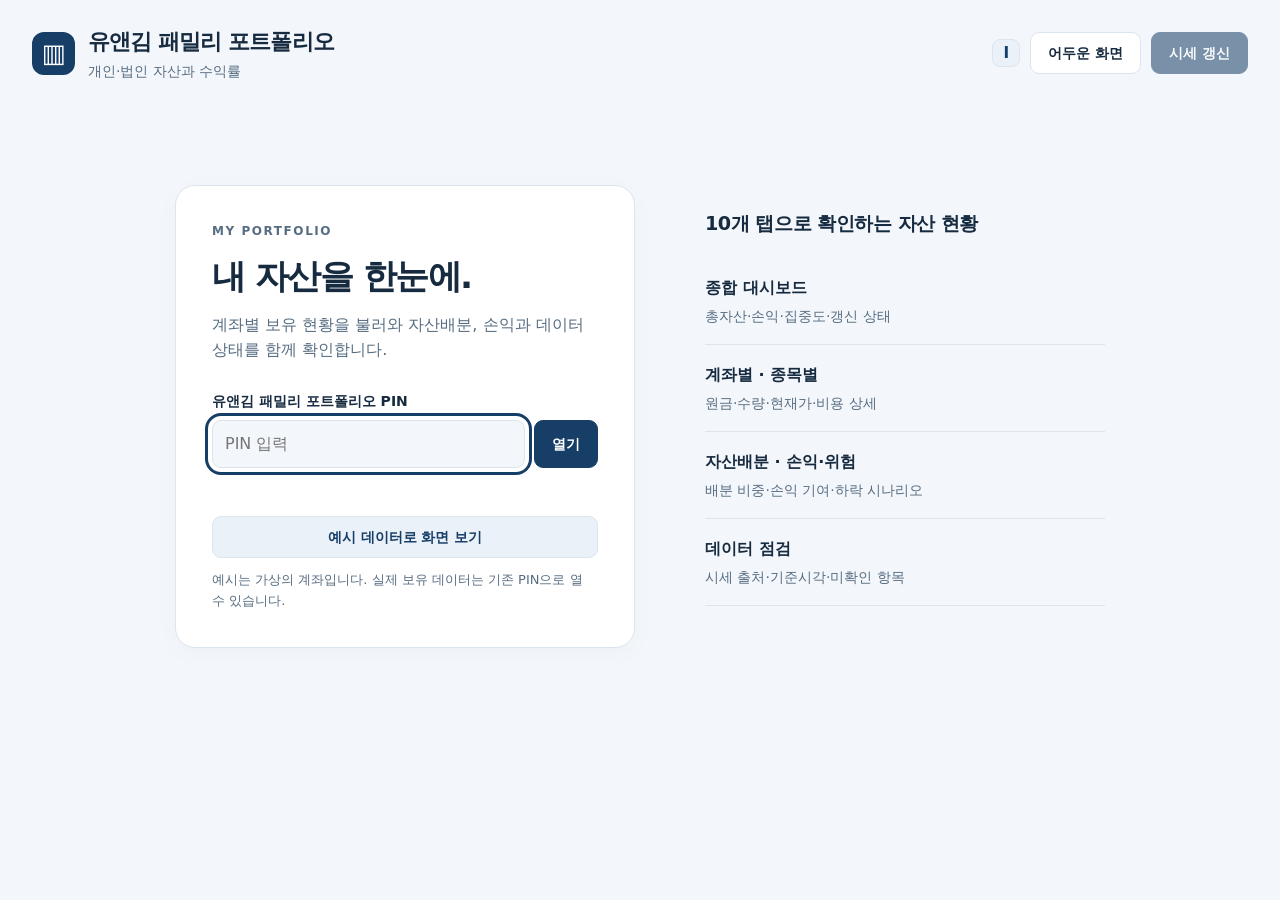
<file: index.html>
<!doctype html>
<html lang="ko">
<head>
<meta charset="utf-8"><meta name="viewport" content="width=device-width,initial-scale=1,viewport-fit=cover">
<title>유앤김 패밀리 포트폴리오 · 자산과 수익률</title><link rel="manifest" href="manifest.webmanifest"><link rel="apple-touch-icon" href="apple-touch-icon.png"><meta name="theme-color" content="#163e67"><meta name="apple-mobile-web-app-capable" content="yes"><meta name="apple-mobile-web-app-title" content="유앤김 패밀리"><link rel="icon" href="icon-192.png"><link rel="stylesheet" href="styles.css?v=20261023c">
</head>
<body>
<a class="skip" href="#main">본문으로 이동</a><div class="app-shell">
<header class="topbar"><div class="brand"><span class="brand-mark" aria-hidden="true">▥</span><div><h1>유앤김 패밀리 포트폴리오</h1><p>개인·법인 자산과 수익률</p></div></div><div class="header-actions"><span class="i-badge" role="img" aria-label="Instinct 제작·관리" title="Instinct 제작·관리" id="i-badge">I</span><span id="last-update" class="caption last-update" hidden></span><span id="mode-label" class="badge" hidden>예시 데이터</span><button id="theme" class="button subtle" type="button" aria-label="화면 테마 변경">화면 테마</button><button id="lock" class="button subtle" type="button" hidden>잠금</button><button id="refresh" class="button primary" type="button" disabled>시세 갱신</button></div></header>
<section id="gate" class="gate" aria-labelledby="gate-title"><div class="gate-card"><div class="eyebrow">MY PORTFOLIO</div><h2 id="gate-title">내 자산을 한눈에.</h2><p>계좌별 보유 현황을 불러와 자산배분, 손익과 데이터 상태를 함께 확인합니다.</p><form id="gform"><label for="pin">유앤김 패밀리 포트폴리오 PIN</label><div class="pin-row"><input id="pin" type="password" inputmode="numeric" autocomplete="current-password" placeholder="PIN 입력" required><button id="unlock" class="button primary" type="submit">열기</button></div><p id="gmsg" class="form-message" role="status" aria-live="polite"></p></form><button id="demo" class="button demo-button" type="button">예시 데이터로 화면 보기</button><p class="caption">예시는 가상의 계좌입니다. 실제 보유 데이터는 기존 PIN으로 열 수 있습니다.</p></div><div class="gate-outline"><h3>10개 탭으로 확인하는 자산 현황</h3><dl><div><dt>종합 대시보드</dt><dd>총자산·손익·집중도·갱신 상태</dd></div><div><dt>계좌별 · 종목별</dt><dd>원금·수량·현재가·비용 상세</dd></div><div><dt>자산배분 · 손익·위험</dt><dd>배분 비중·손익 기여·하락 시나리오</dd></div><div><dt>데이터 점검</dt><dd>시세 출처·기준시각·미확인 항목</dd></div></dl></div></section>
<main id="main" hidden>
<nav id="people" class="people" aria-label="포트폴리오 주인" hidden><button type="button" class="person" data-p="jj">유재진</button><button type="button" class="person" data-p="hy">김희연</button><button type="button" class="person" data-p="yk">Y&amp;K 통합</button><button type="button" class="person" data-p="th">유태현</button><button type="button" class="person" data-p="he">유해인</button><button type="button" class="person" data-p="jw">유지원</button><button type="button" class="person" data-p="nj">남유준</button></nav>
<nav class="tabs" role="tablist" aria-label="포트폴리오 화면">
<button role="tab" id="tb-dash" class="tab" data-tab="dash" aria-selected="true" aria-controls="pn-dash">대시보드</button><button role="tab" id="tb-acct" class="tab" data-tab="acct" aria-selected="false" aria-controls="pn-acct" tabindex="-1">계좌별</button><button role="tab" id="tb-stock" class="tab" data-tab="stock" aria-selected="false" aria-controls="pn-stock" tabindex="-1">종목별</button><button role="tab" id="tb-allocation" class="tab" data-tab="allocation" aria-selected="false" aria-controls="pn-allocation" tabindex="-1">자산배분</button><button role="tab" id="tb-rebalance" class="tab" data-tab="rebalance" aria-selected="false" aria-controls="pn-rebalance" tabindex="-1">리밸런싱</button><button role="tab" id="tb-dividend" class="tab" data-tab="dividend" aria-selected="false" aria-controls="pn-dividend" tabindex="-1">배당</button><button role="tab" id="tb-tax" class="tab" data-tab="tax" aria-selected="false" aria-controls="pn-tax" tabindex="-1">세금</button><button role="tab" id="tb-risk" class="tab" data-tab="risk" aria-selected="false" aria-controls="pn-risk" tabindex="-1">손익·위험</button><button role="tab" id="tb-journal" class="tab" data-tab="journal" aria-selected="false" aria-controls="pn-journal" tabindex="-1">일지</button><button role="tab" id="tb-quality" class="tab" data-tab="quality" aria-selected="false" aria-controls="pn-quality" tabindex="-1">데이터 점검</button>
</nav>
<div id="demo-notice" class="notice demo-notice" hidden>예시 데이터 · 실제 보유 현황과 무관한 가상의 금액입니다. <button class="text-button" id="demo-exit" type="button">실제 계좌 열기</button></div><div id="data-warning" class="notice warning" hidden></div>
<section class="filterbar" aria-label="보유 데이터 필터"><span class="filter-title">보는 범위</span><label>소유자<select id="filter-on"><option value="">전체</option></select></label><label>구분<select id="filter-o"><option value="">전체</option></select></label><label>증권사<select id="filter-b"><option value="">전체</option></select></label><label>계좌성격<select id="filter-t"><option value="">전체</option></select></label><label>자산<select id="filter-m"><option value="">전체</option></select></label><button class="text-button" id="clear-filters" type="button">초기화</button></section>
<div class="context-row"><span id="filter-summary">전체 자산</span><span id="status" role="status" aria-live="polite">보유 데이터 대기</span></div>
<section id="pn-dash" class="tabpanel" role="tabpanel" aria-labelledby="tb-dash" tabindex="0"><div class="section-heading"><div><div class="eyebrow">OVERVIEW</div><h2>종합 대시보드</h2></div><span class="caption">금액 단위: 원 · 선택한 범위 기준</span></div><div id="tiles" class="tiles"></div><div id="dash-brief" class="brief"></div><div class="dashboard-grid"><article class="card"><div class="card-heading"><h3>자산배분</h3><button class="text-button" data-open-tab="allocation" type="button">상세 보기</button></div><div id="dash-allocation"></div></article><article class="card"><div class="card-heading"><h3>집중도와 현금</h3><button class="text-button" data-open-tab="risk" type="button">상세 보기</button></div><div id="dash-risk"></div></article><article class="card"><div class="card-heading"><h3>시세 반영 상태</h3><button class="text-button" data-open-tab="quality" type="button">점검하기</button></div><div id="dash-quality"></div></article></div><article class="card" id="dash-trend"></article><div class="two-col"><article class="card" id="dash-rb"></article><article class="card" id="dash-dv"></article></div><div class="two-col"><article class="card" id="gain"></article><article class="card" id="loss"></article></div><article class="card"><div class="card-heading"><h3>증권사 × 계좌성격</h3><span class="caption">평가금액 · 현금 포함</span></div><div class="table-scroll" id="matrix"></div></article></section>
<section id="pn-acct" class="tabpanel" role="tabpanel" aria-labelledby="tb-acct" tabindex="0" hidden><div class="section-heading"><div><div class="eyebrow">ACCOUNTS</div><h2>계좌별 보유 현황</h2><p class="caption">계좌를 펼치면 보유 수량, 단가와 손익을 확인할 수 있습니다.</p></div><button class="button subtle" id="toggleAll" type="button">모두 펼치기</button></div><div class="mini-tiles" id="account-summary"></div><div id="accts" class="stack"></div></section>
<section id="pn-stock" class="tabpanel" role="tabpanel" aria-labelledby="tb-stock" tabindex="0" hidden><div class="section-heading"><div><div class="eyebrow">HOLDINGS</div><h2>종목별 합산</h2><p class="caption">같은 코드·통화의 종목을 합산합니다. 종목명을 누르면 계좌별 상세가 열립니다.</p></div><label class="search-label">종목 찾기<input id="q" type="search" placeholder="종목명 또는 코드 검색"></label></div><article class="card"><div class="table-scroll" id="stocks"></div></article><div id="stock-detail" class="card" hidden tabindex="-1"></div></section>
<section id="pn-allocation" class="tabpanel" role="tabpanel" aria-labelledby="tb-allocation" tabindex="0" hidden><div class="section-heading"><div><div class="eyebrow">ALLOCATION</div><h2>자산배분 상세</h2><p class="caption">총 평가금액을 기준으로 계산합니다. 해외 비중과 통화 비중은 서로 다른 구분입니다.</p></div></div><div class="two-col"><article class="card" id="alloc-market"></article><article class="card" id="alloc-owner"></article><article class="card" id="alloc-broker"></article><article class="card" id="alloc-type"></article></div><article class="card" id="alloc-currency"></article></section>
<section id="pn-rebalance" class="tabpanel" role="tabpanel" aria-labelledby="tb-rebalance" tabindex="0" hidden><div class="section-heading"><div><div class="eyebrow">REBALANCING</div><h2>리밸런싱</h2><p class="caption">목표 비중을 정하면 현재 비중과의 괴리, 조정 금액을 계산합니다. 위 "보는 범위" 필터가 적용됩니다.</p></div></div><article class="card" id="rb-controls"></article><article class="card"><div class="table-scroll" id="rb-table"></div><div id="rb-foot"></div></article></section>
<section id="pn-dividend" class="tabpanel" role="tabpanel" aria-labelledby="tb-dividend" tabindex="0" hidden><div class="section-heading"><div><div class="eyebrow">DIVIDENDS</div><h2>배당·현금흐름</h2><p class="caption">최근 12개월 실제 지급 실적에 보유 수량을 곱한 추정치입니다. 앞으로의 지급을 보장하지 않습니다.</p></div></div><div id="dv-tiles" class="mini-tiles"></div><article class="card" id="dv-chart"></article><article class="card"><div class="card-heading"><h3>종목별 예상 배당</h3><span class="caption">세전 · 원화 환산</span></div><div class="table-scroll" id="dv-table"></div></article><article class="card" id="dv-note"></article></section>
<section id="pn-tax" class="tabpanel" role="tabpanel" aria-labelledby="tb-tax" tabindex="0" hidden><div class="section-heading"><div><div class="eyebrow">TAX SIMULATOR</div><h2>세금 시뮬레이터</h2><p class="caption">개인 위탁계좌의 해외주식을 팔 경우의 양도소득세를 가정해 봅니다. 참고용 계산이며 세무 자문이 아닙니다.</p></div></div><article class="card" id="tx-inputs"></article><div id="tx-tiles" class="mini-tiles"></div><article class="card"><div class="card-heading"><h3>매도 가정 종목</h3><span class="caption">체크한 종목을 올해 매도한다고 가정</span></div><div class="table-scroll" id="tx-table"></div></article><article class="card" id="tx-notes"></article></section>
<section id="pn-risk" class="tabpanel" role="tabpanel" aria-labelledby="tb-risk" tabindex="0" hidden><div class="section-heading"><div><div class="eyebrow">PROFIT & EXPOSURE</div><h2>손익과 집중도</h2><p class="caption">현재 보유분의 평가손익입니다. 실현손익·배당·입출금은 포함하지 않습니다.</p></div></div><div id="risk-summary" class="mini-tiles"></div><div class="two-col"><article class="card" id="concentration"></article><article class="card" id="contribution"></article></div><article class="card"><div class="card-heading"><h3>가격 하락 시나리오</h3><span class="badge neutral">단순 가정</span></div><div class="scenario-control"><label for="shock">투자자산 가격 하락폭</label><input id="shock" type="range" min="0" max="50" step="1" value="10"><output id="shock-label" for="shock">−10%</output></div><div id="scenario" class="mini-tiles"></div><p class="caption">현금은 유지하고 모든 투자자산에 같은 하락률을 적용합니다. 환율·거래비용·세금은 고정합니다. 예측이나 위험등급이 아닙니다.</p></article></section>
<section id="pn-journal" class="tabpanel" role="tabpanel" aria-labelledby="tb-journal" tabindex="0" hidden><div class="section-heading"><div><div class="eyebrow">JOURNAL</div><h2>거래 일지·메모</h2><p class="caption">매매 이유와 당시 시장 상황을 남겨 두면 나중에 판단을 돌아볼 수 있습니다. PIN으로 보호된 서버에 저장됩니다.</p></div></div><article class="card" id="jr-form"></article><article class="card"><div id="jr-list"></div></article></section>
<section id="pn-quality" class="tabpanel" role="tabpanel" aria-labelledby="tb-quality" tabindex="0" hidden><div class="section-heading"><div><div class="eyebrow">DATA HEALTH</div><h2>데이터 점검</h2><p class="caption">갱신 요청시각과 제공된 가격 기준시각을 구분합니다. 국내 시세가 수신시각만 제공하면 따로 표시합니다. 장 마감 후에는 기준시각이 이전 거래일일 수 있습니다.</p></div></div><div id="quality-summary" class="mini-tiles"></div><div class="two-col"><article class="card" id="fx-panel"></article><article class="card" id="issues-panel"></article></div><article class="card"><h3>종목별 가격 출처</h3><div class="table-scroll" id="quote-table"></div></article><article class="card methodology"><h3>계산 기준과 확인 범위</h3><dl><div><dt>총 평가금액</dt><dd>투자자산 평가금액 + 현금성 자산. 거래정지 종목은 기준 평가금액을 유지해 포함합니다.</dd></div><div><dt>순평가손익</dt><dd>투자자산 평가금액 − 매입금액 − 입력된 제비용. 현금은 손익 계산에서 제외합니다.</dd></div><div><dt>평가수익률</dt><dd>순평가손익 ÷ 매입금액 × 100. 원금이 0원이면 수익률을 표시하지 않습니다.</dd></div><div><dt>해외 평가금액</dt><dd>보유 수량 × 종목통화 가격 × 해당 통화의 원화 환율. 시세·통화·환율이 확인된 경우에만 다시 계산합니다.</dd></div><div><dt>시세 수신</dt><dd>연결된 시세 서버 · 60초 간격 요청. 거래소·상품에 따라 지연될 수 있어 실시간 체결가를 보장하지 않습니다.</dd></div><div><dt>기준자료 유지</dt><dd>미연결·거래정지·환율 누락은 기존 평가금액을 유지합니다. 이전 수신가를 유지한 경우 그 출처와 시각을 계속 표시합니다.</dd></div><div><dt>분석의 한계</dt><dd>섹터·기초자산·배당·거래내역이 없어 ETF 간 중복 노출, 기간수익률, 최대낙폭과 변동성은 산출하지 않습니다.</dd></div></dl></article></section>
<footer class="footer"><span>빨강: 수익 · 파랑: 손실 · 비중: 총 평가금액 기준</span><span>유앤김 패밀리 포트폴리오 v3.0 · 2026.11.22</span></footer>
</main></div><script src="config.js"></script><script src="pf-core.js?v=20261023a"></script><script src="pf-calc.js?v=20261023a"></script><script src="demo.js?v=20261023a"></script><script src="extras.js?v=20261023a"></script><script src="app.js?v=20261023c"></script>
</body></html>
</file>
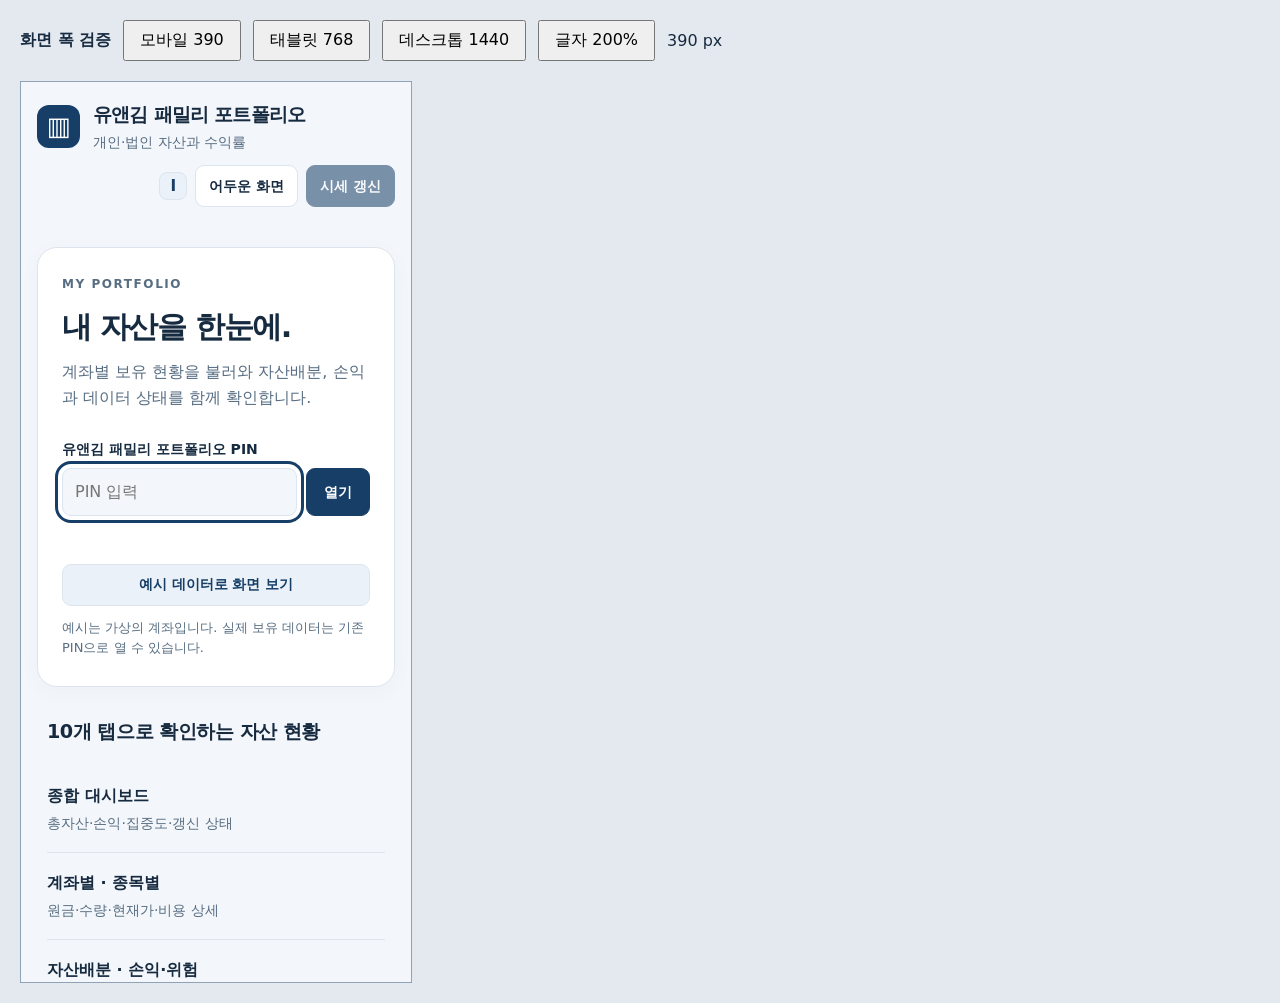
<file: tests/viewport.html>
<!doctype html><html lang="ko"><head><meta charset="utf-8"><title>포트폴리오 화면 검증</title><meta name="viewport" content="width=device-width,initial-scale=1"><style>body{font:16px system-ui;background:#e4e9f0;margin:20px;color:#172b40}header{display:flex;gap:12px;align-items:center;margin-bottom:20px}button{font:inherit;padding:8px 15px}iframe{display:block;border:1px solid #90a3b5;background:white;max-width:100%}</style></head><body><header><strong>화면 폭 검증</strong><button data-width="390">모바일 390</button><button data-width="768">태블릿 768</button><button data-width="1440">데스크톱 1440</button><button id="text-size">글자 200%</button><span id="width">390 px</span></header><iframe id="preview" src="../" title="포트폴리오 검증 화면" width="390" height="900"></iframe><script>document.querySelectorAll('[data-width]').forEach(b=>b.onclick=()=>{document.getElementById('preview').width=b.dataset.width;document.getElementById('width').textContent=b.dataset.width+' px'});document.getElementById('text-size').onclick=()=>{const doc=document.getElementById('preview').contentDocument,large=doc.documentElement.style.fontSize==='32px';doc.documentElement.style.fontSize=large?'16px':'32px';document.getElementById('text-size').textContent=large?'글자 200%':'글자 100%'};</script></body></html>
</file>
<file: styles.css>
:root{--bg:#f3f6fa;--surface:#fff;--fg:#172b40;--muted:#576d82;--line:#dce5ee;--accent:#163e67;--accent-soft:#eaf1f8;--up:#b93235;--down:#235bb2;--warn:#956016;--warn-soft:#fff6e4;--shadow:0 5px 24px #163e6707;--c1:#285e93;--c2:#397e89;--c3:#91b2cd;color-scheme:light;font-family:system-ui,-apple-system,"Apple SD Gothic Neo","Malgun Gothic",sans-serif;font-size:16px}
:root[data-theme=dark]{--bg:#0d1722;--surface:#142231;--fg:#e9f0f6;--muted:#a4b5c6;--line:#2c4054;--accent:#83b8ec;--accent-soft:#21394f;--up:#ff8587;--down:#86b4ff;--warn:#f1bd6a;--warn-soft:#342a1a;--shadow:none;--c1:#80b5e9;--c2:#72bac4;--c3:#4a6d8e;color-scheme:dark}
*{box-sizing:border-box}body{margin:0;color:var(--fg);background:var(--bg);line-height:1.6}button,input,select{font:inherit}button{cursor:pointer}button:disabled{opacity:.55;cursor:default}[hidden]{display:none!important}h1,h2,h3,p{margin:0}h1{font-size:1.35rem;letter-spacing:-.04em}h2{font-size:1.7rem;letter-spacing:-.045em;line-height:1.35}h3{font-size:1.06rem;letter-spacing:-.025em}a{color:var(--accent)}:focus-visible{outline:3px solid var(--accent);outline-offset:4px}.app-shell{max-width:1440px;margin:0 auto;padding:0 32px}.topbar{display:flex;justify-content:space-between;gap:20px;align-items:center;padding:25px 0 22px}.brand{display:flex;gap:13px;align-items:center}.brand-mark{width:43px;height:43px;background:#163e67;color:#fff;border-radius:12px;display:grid;place-items:center;font-size:1.6rem}.brand p{font-size:.875rem;color:var(--muted)}.header-actions{display:flex;align-items:center;gap:10px;flex-wrap:wrap}.button{min-height:42px;padding:8px 17px;border:1px solid var(--line);border-radius:9px;font-size:.875rem;font-weight:650;background:var(--surface);color:var(--fg)}.button.primary{background:#163e67;color:#fff;border-color:#163e67}.button.subtle:hover,.button.demo-button:hover{border-color:var(--accent);background:var(--accent-soft)}.text-button{font-size:.875rem;padding:4px 0;min-height:32px;color:var(--accent);border:0;background:transparent;font-weight:650}.text-button:hover{text-decoration:underline}.caption{font-size:.875rem;color:var(--muted)}.eyebrow{font-size:.75rem;letter-spacing:.13em;font-weight:750;color:var(--muted);margin-bottom:5px}.skip{position:absolute;left:20px;top:-100px;background:var(--surface);padding:12px;z-index:50}.skip:focus{top:10px}.badge{display:inline-block;border:1px solid #d2ad64;background:var(--warn-soft);color:var(--warn);border-radius:6px;font-size:.8125rem;padding:2px 7px;white-space:nowrap}.badge.neutral{color:var(--muted);background:var(--bg);border-color:var(--line)}.badge.ok{color:var(--accent);background:var(--accent-soft);border-color:var(--line)}
.gate{display:grid;grid-template-columns:minmax(0,460px) minmax(0,400px);justify-content:center;gap:70px;padding:9vh 0 90px;align-items:center}.gate-card{border:1px solid var(--line);background:var(--surface);padding:36px;border-radius:20px;box-shadow:var(--shadow)}.gate-card h2{font-size:2.15rem;margin:12px 0}.gate-card>p{color:var(--muted);margin-bottom:27px}.gate label{font-size:.875rem;font-weight:650;display:block;margin-bottom:8px}.pin-row{display:flex;gap:9px}.pin-row input{min-width:0;width:100%;border:1px solid var(--line);background:var(--bg);padding:10px 12px;border-radius:9px;color:var(--fg)}.pin-row button{flex-shrink:0}.form-message{min-height:28px;font-size:.875rem;color:var(--warn);margin:8px 0 12px}.demo-button{width:100%;background:var(--accent-soft);border-color:var(--line);color:var(--accent)}.gate-card .caption{margin:12px 0 0;font-size:.8125rem}.gate-outline h3{font-size:1.2rem}.gate-outline dl{margin:18px 0}.gate-outline dl div{padding:17px 0;border-bottom:1px solid var(--line)}.gate-outline dt{font-weight:650}.gate-outline dd{margin:4px 0 0;color:var(--muted);font-size:.875rem}
.tabs{display:flex;gap:5px;overflow:auto;position:sticky;top:0;z-index:10;background:var(--bg);padding:8px 0 13px;border-bottom:1px solid var(--line);scrollbar-width:thin}.tab{white-space:nowrap;flex:1;min-height:44px;border:0;border-radius:8px;background:transparent;color:var(--muted);padding:10px 16px;font-weight:650;font-size:.9375rem}.tab[aria-selected=true]{background:var(--accent);color:var(--surface)}.notice{padding:11px 15px;border-radius:8px;margin-top:14px;font-size:.875rem}.demo-notice{background:var(--accent-soft);color:var(--accent);display:flex;justify-content:space-between;align-items:center;gap:12px}.warning{background:var(--warn-soft);color:var(--warn);border:1px solid #ba944c}.filterbar{display:flex;gap:14px;flex-wrap:wrap;align-items:end;margin-top:17px;padding:14px 18px;background:var(--surface);border:1px solid var(--line);border-radius:10px}.filter-title{font-size:.875rem;font-weight:700;margin-right:4px;align-self:center}.filterbar label{display:flex;align-items:center;gap:8px;font-size:.875rem;color:var(--muted)}select{max-width:230px;min-height:36px;border:1px solid var(--line);border-radius:6px;background:var(--surface);color:var(--fg);padding:3px 24px 3px 9px;font-size:.875rem}.filterbar .text-button{margin-left:auto}.context-row{display:flex;gap:12px;justify-content:space-between;flex-wrap:wrap;padding:13px 2px 17px;font-size:.8125rem;color:var(--muted)}#filter-summary{font-weight:600;color:var(--fg)}.section-heading{display:flex;gap:16px;justify-content:space-between;align-items:end;margin-bottom:21px}.section-heading .caption{margin-top:8px}.tabpanel{padding:5px 0 26px}.tiles{display:grid;grid-template-columns:1.5fr repeat(4,1fr);gap:12px;margin-bottom:18px}.tile{min-width:0;background:var(--surface);border:1px solid var(--line);border-radius:12px;padding:19px 20px;box-shadow:var(--shadow)}.tile.featured{background:#163e67;color:#fff;border-color:#163e67}.tile-label{font-size:.875rem;color:var(--muted);margin-bottom:6px}.featured .tile-label,.featured .tile-note{color:#c8dcef}.tile-value{font-size:1.65rem;line-height:1.3;font-weight:720;letter-spacing:-.04em;font-variant-numeric:tabular-nums;overflow-wrap:anywhere}.tile.featured .tile-value{font-size:1.85rem}.tile-value .unit{font-size:.8125rem;font-weight:400;letter-spacing:0;margin-left:3px}.tile-note{font-size:.8125rem;color:var(--muted);margin-top:8px}.up{color:var(--up)}.down{color:var(--down)}.brief{padding:12px 0 22px;border-bottom:1px solid var(--line);margin-bottom:22px;font-size:.9375rem;display:flex;flex-wrap:wrap;gap:8px 20px;align-items:center}.brief strong{color:var(--fg)}.brief span{color:var(--muted)}.dashboard-grid{display:grid;grid-template-columns:1.12fr 1fr 1fr;gap:18px;margin-bottom:18px}.two-col{display:grid;grid-template-columns:repeat(2,minmax(0,1fr));gap:18px;margin-bottom:18px}.card{background:var(--surface);border:1px solid var(--line);border-radius:12px;padding:22px;min-width:0;box-shadow:var(--shadow)}.card-heading{display:flex;align-items:center;justify-content:space-between;gap:12px;margin-bottom:17px}.card>h3{margin-bottom:18px}.stack{display:flex;flex-direction:column;gap:14px}.donut-layout{display:flex;gap:26px;align-items:center}.donut{width:136px;height:136px;border-radius:50%;position:relative;flex-shrink:0;display:grid;place-items:center}.donut:before{content:"";position:absolute;inset:16px;border-radius:50%;background:var(--surface)}.donut-center{z-index:1;text-align:center;font-variant-numeric:tabular-nums;line-height:1.35}.donut-center strong{display:block;font-size:1.5rem}.donut-center span{font-size:.75rem;color:var(--muted)}.allocation-legend{flex:1;min-width:0}.legend-row{display:flex;justify-content:space-between;align-items:center;gap:10px;font-size:.875rem;margin:10px 0}.legend-row .label{display:flex;gap:8px;align-items:center}.swatch{width:9px;height:9px;border-radius:2px;display:inline-block;flex-shrink:0}.legend-row b{font-variant-numeric:tabular-nums}.metric-list>div{display:flex;justify-content:space-between;gap:14px;padding:11px 0;border-bottom:1px solid var(--line);font-size:.875rem}.metric-list>div:last-child{border:0}.metric-list strong{font-size:1.03rem;font-variant-numeric:tabular-nums;text-align:right}.metric-list small{display:block;font-size:.8125rem;color:var(--muted)}.health-number{display:flex;align-items:baseline;gap:7px;margin-bottom:10px}.health-number strong{font-size:2rem;letter-spacing:-.05em}.progress{height:7px;background:var(--accent-soft);border-radius:4px;overflow:hidden;margin:8px 0 14px}.progress i{display:block;height:100%;background:var(--accent);border-radius:4px}.checklist{margin:12px 0 0;padding:0;list-style:none;font-size:.875rem}.checklist li{padding:7px 0;border-top:1px solid var(--line);display:flex;justify-content:space-between;gap:12px}.checklist li strong{font-variant-numeric:tabular-nums}.table-scroll{overflow:auto;max-width:100%;border-radius:6px}table{border-collapse:collapse;width:100%;font-size:.875rem}th,td{text-align:left;padding:12px 13px;border-bottom:1px solid var(--line);vertical-align:middle}th{font-size:.8125rem;color:var(--muted);font-weight:600;white-space:nowrap;background:var(--bg)}td:first-child{min-width:125px}tr:last-child td{border-bottom:0}.num{text-align:right;white-space:nowrap;font-variant-numeric:tabular-nums;font-feature-settings:"tnum"}.num strong{font-weight:700}.subline{font-size:.8125rem;color:var(--muted);margin-top:4px;white-space:normal}.summary-row{background:var(--accent-soft);font-weight:650}.stock-button{color:var(--fg);background:none;border:0;text-align:left;padding:0;font-weight:650;min-height:30px;font-size:.875rem}.stock-button:hover{color:var(--accent);text-decoration:underline}.mover{display:grid;grid-template-columns:minmax(0,1fr) auto;gap:12px;padding:12px 0;border-bottom:1px solid var(--line)}.mover:last-child{border:0}.mover .stock-button{font-size:.9375rem}.empty{padding:23px 8px;color:var(--muted);font-size:.9375rem}.mini-tiles{display:grid;grid-template-columns:repeat(auto-fit,minmax(170px,1fr));gap:12px;margin-bottom:19px}.mini-tiles .tile-value{font-size:1.45rem}.mini-tiles .tile{box-shadow:none}details.account{border:1px solid var(--line);border-radius:11px;overflow:hidden;background:var(--surface)}.account summary{list-style:none;display:flex;justify-content:space-between;align-items:center;gap:16px;padding:18px 22px;cursor:pointer}.account summary::-webkit-details-marker{display:none}.account summary .account-title::before{content:"+";display:inline-block;margin-right:12px;color:var(--accent);font-weight:400}.account[open] summary .account-title::before{content:"−"}.account[open] summary{border-bottom:1px solid var(--line);background:var(--accent-soft)}.account-title{font-weight:650}.search-label{display:flex;flex-direction:column;gap:6px;color:var(--muted);font-size:.8125rem}.search-label input{width:245px;max-width:100%;min-height:42px;background:var(--surface);border:1px solid var(--line);border-radius:8px;padding:8px 13px;color:var(--fg)}th .sort-button{background:none;border:0;padding:0;color:inherit;font:inherit;min-height:30px}.sort-button:hover{color:var(--accent)}.allocation-line{padding:12px 0;border-bottom:1px solid var(--line)}.allocation-line:last-child{border:0}.allocation-line-head{display:flex;justify-content:space-between;gap:12px;font-size:.9375rem;margin-bottom:7px}.allocation-line .progress{margin:6px 0}.allocation-meta{display:flex;justify-content:space-between;gap:12px;color:var(--muted);font-size:.8125rem}.scenario-control{display:flex;gap:20px;align-items:center;flex-wrap:wrap;margin-bottom:18px}.scenario-control label{font-size:.9375rem}.scenario-control input{flex:1;min-width:120px;accent-color:var(--accent)}.scenario-control output{font-size:1.4rem;min-width:75px;text-align:right;font-weight:700}.issue-list{margin:0;padding:0;list-style:none;max-height:240px;overflow:auto}.issue-list li{padding:10px 0;border-bottom:1px solid var(--line);font-size:.875rem}.issue-list .caption{display:block}.methodology dl{margin:0;display:grid;grid-template-columns:1fr 1fr;gap:20px 28px}.methodology dt{font-size:.9375rem;font-weight:650;margin-bottom:4px}.methodology dd{font-size:.875rem;color:var(--muted);margin:0}.footer{border-top:1px solid var(--line);display:flex;flex-wrap:wrap;justify-content:space-between;gap:10px;font-size:.8125rem;color:var(--muted);padding:23px 0 36px}.detail-heading{display:flex;justify-content:space-between;gap:12px;align-items:start;margin-bottom:20px}.detail-heading h3{font-size:1.3rem}.detail-facts{display:flex;gap:15px;flex-wrap:wrap;font-size:.875rem;color:var(--muted);margin:15px 0}.quality-status{font-size:.8125rem}.methodology{margin-top:18px}
@media(min-width:1000px) and (max-width:1200px){.tiles{grid-template-columns:repeat(3,1fr)}.tile.featured{grid-row:span 2;display:flex;flex-direction:column;justify-content:center}.donut-layout{gap:15px}.donut{width:110px;height:110px}}
@media(max-width:999px){.app-shell{padding:0 22px}.tiles{grid-template-columns:repeat(2,minmax(0,1fr))}.tile.featured{grid-column:1/-1}.dashboard-grid{grid-template-columns:1fr 1fr}.dashboard-grid .card:last-child{grid-column:1/-1}.gate{gap:35px;padding-top:6vh}.tile-value{font-size:1.5rem}.filterbar{gap:10px}.filterbar label{flex-direction:column;align-items:start;gap:3px}}
@media(max-width:700px){.app-shell{padding:0 16px}.topbar{align-items:start;padding:18px 0 14px;gap:12px;flex-wrap:wrap}.header-actions{width:100%;justify-content:flex-end;gap:8px}.header-actions .button{padding:6px 13px}.brand h1{font-size:1.2rem}.gate{grid-template-columns:1fr;gap:30px;padding:26px 0 45px}.gate-card{padding:27px 24px}.gate-outline{padding:0 10px}.gate-card h2{font-size:1.9rem}.tabs{margin:0 -16px;padding:9px 16px 12px;gap:5px}.tab{flex:none;font-size:.875rem;padding:9px 13px}.filterbar{padding:12px;gap:8px;display:grid;grid-template-columns:1fr 1fr}.filter-title{grid-column:1}.filterbar label{font-size:.8125rem;min-width:0}.filterbar select{width:100%;max-width:none;min-width:0;font-size:.875rem}.filterbar .text-button{grid-column:2;grid-row:1}.context-row{font-size:.8125rem;padding:12px 0 18px;gap:5px;flex-direction:column}.section-heading{align-items:start;gap:10px;flex-wrap:wrap;margin-bottom:16px}h2{font-size:1.45rem}.section-heading>.caption{font-size:.8125rem}.tiles{gap:9px}.tile{padding:16px 14px}.tile.featured{padding:21px}.tile.featured .tile-value{font-size:2.15rem}.tile-value{font-size:1.35rem}.tile-label{font-size:.8125rem}.tile-note{font-size:.8125rem}.dashboard-grid,.two-col{grid-template-columns:1fr;gap:13px;margin-bottom:13px}.dashboard-grid .card:last-child{grid-column:auto}.card{padding:19px 17px}.card-heading{margin-bottom:12px}.donut-layout{gap:28px}.donut{width:130px;height:130px}.brief{display:block;padding:0 0 18px;font-size:.875rem}.brief span{display:block;margin-top:8px}.demo-notice{align-items:start;flex-direction:column;gap:3px}.account summary{padding:15px 14px;align-items:start;flex-wrap:wrap}.account summary>.num{margin-left:auto}.mini-tiles{grid-template-columns:repeat(2,minmax(0,1fr));gap:9px}.mini-tiles .tile-value{font-size:1.25rem}.search-label{width:100%}.search-label input{width:100%}.methodology dl{grid-template-columns:1fr;gap:18px}.scenario-control{gap:10px}.scenario-control label{flex-basis:100%}.scenario-control output{font-size:1.25rem}.footer{font-size:.75rem}td,th{padding:11px 10px}.tiles,.mini-tiles{margin-bottom:15px}}
@media(prefers-reduced-motion:no-preference){.tab,.button{transition:background .15s,border-color .15s}.progress i{transition:width .2s}}
@media print{.topbar,.tabs,.filterbar,.demo-notice,.header-actions,.text-button,.search-label,.skip{display:none!important}.app-shell{max-width:none;padding:0}.card,.tile{break-inside:avoid;box-shadow:none}.tabpanel{padding:0}.table-scroll{overflow:visible}.footer{padding:10px}.tiles{grid-template-columns:repeat(3,1fr)}}

/* v3 extras */
.field-row{display:flex;flex-wrap:wrap;gap:12px;align-items:flex-end;margin:0 0 12px}
.field-row label,label.block{display:grid;gap:5px;font-size:.84rem;color:var(--muted);font-weight:600}
label.block{margin:0 0 12px}
.field-row input,.field-row select,label.block textarea,.mini-input{font:inherit;color:var(--fg);background:var(--surface);border:1px solid var(--line);border-radius:8px;padding:8px 10px;min-height:40px;max-width:100%}
label.block textarea{width:100%;resize:vertical}
.mini-input{width:84px;text-align:right;min-height:34px;padding:5px 8px}
.save-note{font-size:.85rem;color:var(--muted)}.save-note.bad{color:var(--up)}
.sub-value{font-size:.85rem;font-weight:500;color:var(--muted)}
.plain-list{margin:8px 0 12px;padding-left:1.1em;display:grid;gap:7px;line-height:1.55}
.chart{width:100%;height:auto;display:block}
.chart-val{font-size:10px;fill:var(--muted)}.chart-axis{font-size:11px;fill:var(--muted)}
.seg{display:inline-flex;border:1px solid var(--line);border-radius:9px;overflow:hidden}
.seg-btn{font:inherit;font-size:.84rem;padding:6px 12px;border:0;background:var(--surface);color:var(--muted);cursor:pointer;min-height:34px}
.seg-btn[aria-pressed=true]{background:var(--accent-soft);color:var(--accent);font-weight:700}
.journal-item{border-top:1px solid var(--line);padding:12px 0}
.journal-item p{margin:6px 0 0;line-height:1.55;white-space:pre-wrap}
.journal-head{display:flex;flex-wrap:wrap;gap:8px 10px;align-items:center}
.journal-actions{margin-left:auto;display:inline-flex;gap:6px}
.file-button{cursor:pointer;display:inline-flex;align-items:center}
tfoot th,tfoot td{border-top:2px solid var(--line);font-weight:700}
@media(max-width:560px){.field-row>label{flex:1 1 140px}.mini-input{width:70px}}

.people{display:flex;gap:8px;overflow-x:auto;margin:0 0 12px;padding:2px 0}
.person{font:inherit;padding:8px 16px;border:1px solid var(--line);border-radius:999px;background:var(--surface);color:var(--muted);min-height:40px;cursor:pointer;white-space:nowrap}
.person[aria-pressed=true]{background:var(--accent);color:var(--surface);border-color:var(--accent);font-weight:700}

.i-badge{width:28px;height:28px;border-radius:8px;display:inline-grid;place-items:center;font-weight:800;font-size:.95rem;letter-spacing:0;color:#163e67;background:var(--accent-soft);border:1px solid var(--line);cursor:default;user-select:none}
.last-update{white-space:nowrap;font-size:.8125rem}
</file>
